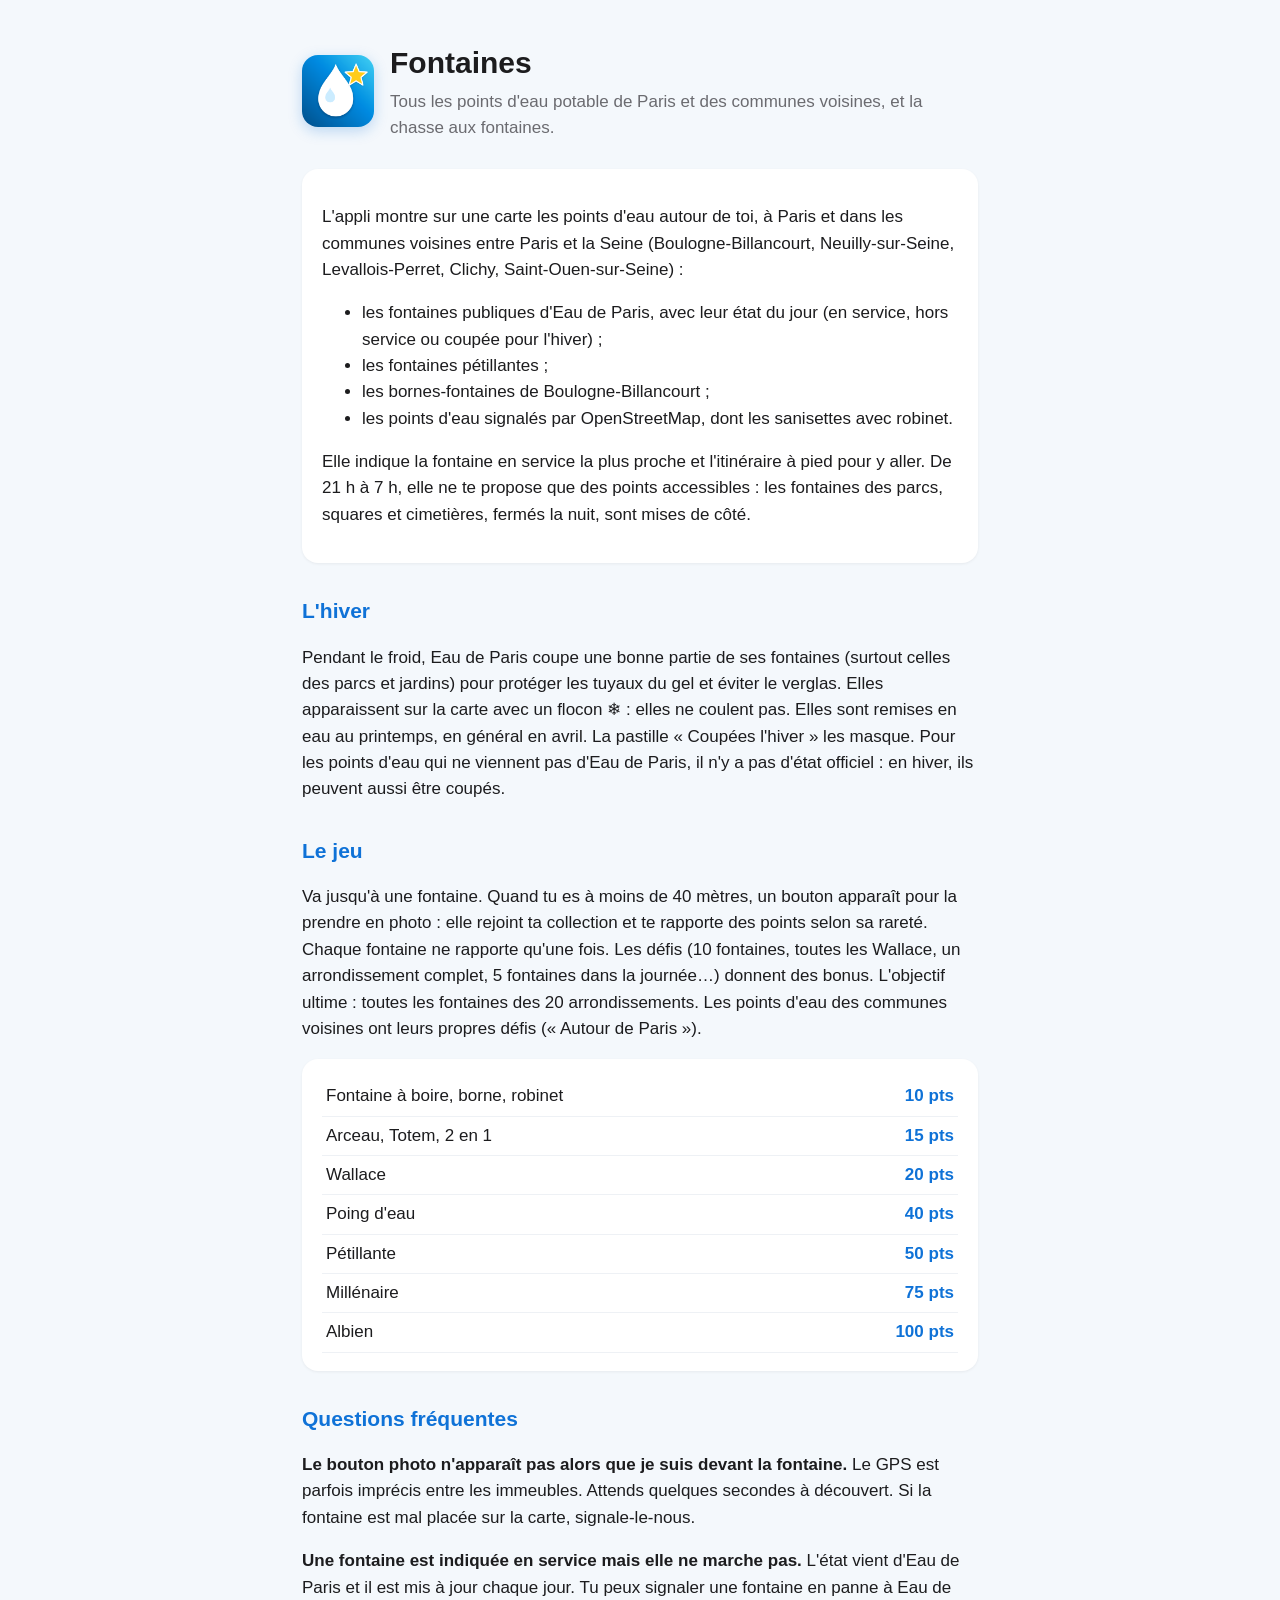
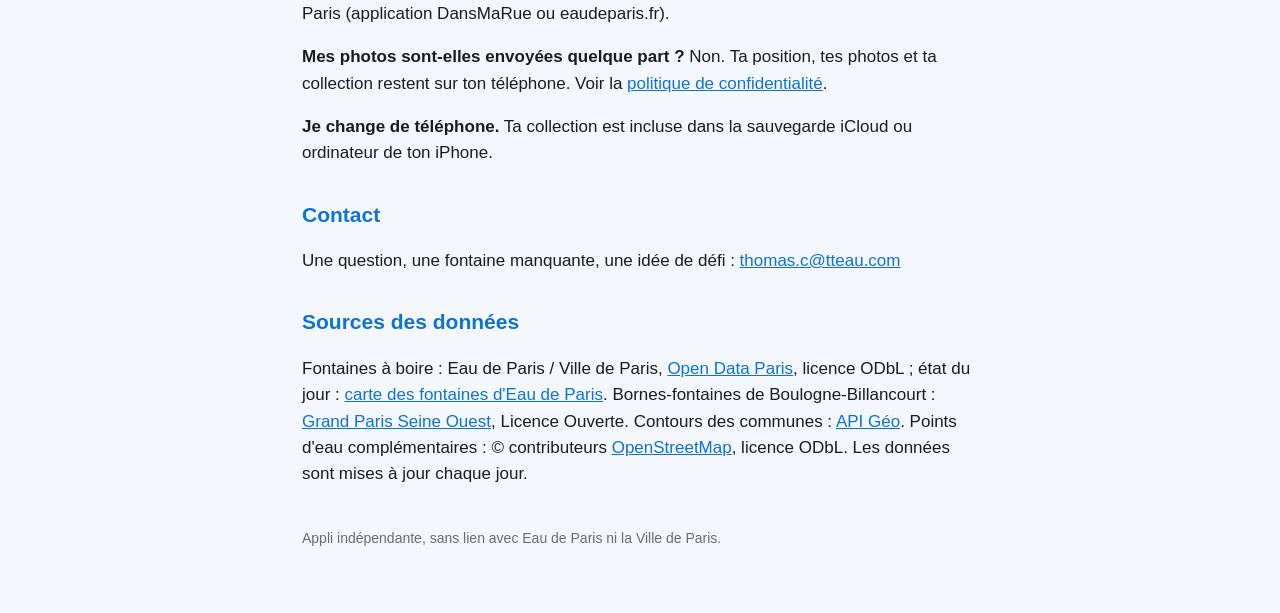
<file: docs/index.html>
<!DOCTYPE html>
<html lang="fr">
<head>
<meta charset="utf-8">
<meta name="viewport" content="width=device-width, initial-scale=1">
<title>Fontaines : aide</title>
<link rel="stylesheet" href="style.css">
</head>
<body>
<main>
  <header>
    <img src="icone.png" alt="">
    <div>
      <h1>Fontaines</h1>
      <p class="sous">Tous les points d'eau potable de Paris et des communes voisines, et la chasse aux fontaines.</p>
    </div>
  </header>

  <div class="carte">
    <p>L'appli montre sur une carte les points d'eau autour de toi, à Paris et dans les communes voisines entre Paris et la Seine (Boulogne-Billancourt, Neuilly-sur-Seine, Levallois-Perret, Clichy, Saint-Ouen-sur-Seine) :</p>
    <ul>
      <li>les fontaines publiques d'Eau de Paris, avec leur état du jour (en service, hors service ou coupée pour l'hiver) ;</li>
      <li>les fontaines pétillantes ;</li>
      <li>les bornes-fontaines de Boulogne-Billancourt ;</li>
      <li>les points d'eau signalés par OpenStreetMap, dont les sanisettes avec robinet.</li>
    </ul>
    <p>Elle indique la fontaine en service la plus proche et l'itinéraire à pied pour y aller. De 21 h à 7 h, elle ne te propose que des points accessibles : les fontaines des parcs, squares et cimetières, fermés la nuit, sont mises de côté.</p>
  </div>

  <h2>L'hiver</h2>
  <p>Pendant le froid, Eau de Paris coupe une bonne partie de ses fontaines (surtout celles des parcs et jardins) pour protéger les tuyaux du gel et éviter le verglas. Elles apparaissent sur la carte avec un flocon ❄ : elles ne coulent pas. Elles sont remises en eau au printemps, en général en avril. La pastille « Coupées l'hiver » les masque. Pour les points d'eau qui ne viennent pas d'Eau de Paris, il n'y a pas d'état officiel : en hiver, ils peuvent aussi être coupés.</p>
  <h2>Le jeu</h2>
  <p>Va jusqu'à une fontaine. Quand tu es à moins de 40 mètres, un bouton apparaît pour la prendre en photo : elle rejoint ta collection et te rapporte des points selon sa rareté. Chaque fontaine ne rapporte qu'une fois. Les défis (10 fontaines, toutes les Wallace, un arrondissement complet, 5 fontaines dans la journée…) donnent des bonus. L'objectif ultime : toutes les fontaines des 20 arrondissements. Les points d'eau des communes voisines ont leurs propres défis (« Autour de Paris »).</p>
  <div class="carte">
    <table>
      <tr><td>Fontaine à boire, borne, robinet</td><td>10 pts</td></tr>
      <tr><td>Arceau, Totem, 2 en 1</td><td>15 pts</td></tr>
      <tr><td>Wallace</td><td>20 pts</td></tr>
      <tr><td>Poing d'eau</td><td>40 pts</td></tr>
      <tr><td>Pétillante</td><td>50 pts</td></tr>
      <tr><td>Millénaire</td><td>75 pts</td></tr>
      <tr><td>Albien</td><td>100 pts</td></tr>
    </table>
  </div>

  <h2>Questions fréquentes</h2>
  <p><strong>Le bouton photo n'apparaît pas alors que je suis devant la fontaine.</strong> Le GPS est parfois imprécis entre les immeubles. Attends quelques secondes à découvert. Si la fontaine est mal placée sur la carte, signale-le-nous.</p>
  <p><strong>Une fontaine est indiquée en service mais elle ne marche pas.</strong> L'état vient d'Eau de Paris et il est mis à jour chaque jour. Tu peux signaler une fontaine en panne à Eau de Paris (application DansMaRue ou eaudeparis.fr).</p>
  <p><strong>Mes photos sont-elles envoyées quelque part ?</strong> Non. Ta position, tes photos et ta collection restent sur ton téléphone. Voir la <a href="confidentialite.html">politique de confidentialité</a>.</p>
  <p><strong>Je change de téléphone.</strong> Ta collection est incluse dans la sauvegarde iCloud ou ordinateur de ton iPhone.</p>

  <h2>Contact</h2>
  <p>Une question, une fontaine manquante, une idée de défi : <a href="mailto:thomas.c@tteau.com">thomas.c@tteau.com</a></p>

  <h2>Sources des données</h2>
  <p>Fontaines à boire : Eau de Paris / Ville de Paris, <a href="https://opendata.paris.fr/explore/dataset/fontaines-a-boire/">Open Data Paris</a>, licence ODbL ; état du jour : <a href="https://fontaine.eaudeparis.fr/">carte des fontaines d'Eau de Paris</a>. Bornes-fontaines de Boulogne-Billancourt : <a href="https://data.seineouest.fr/explore/dataset/bornes-fontaines/">Grand Paris Seine Ouest</a>, Licence Ouverte. Contours des communes : <a href="https://geo.api.gouv.fr/">API Géo</a>. Points d'eau complémentaires : © contributeurs <a href="https://www.openstreetmap.org/copyright">OpenStreetMap</a>, licence ODbL. Les données sont mises à jour chaque jour.</p>

  <footer>Appli indépendante, sans lien avec Eau de Paris ni la Ville de Paris.</footer>
</main>
</body>
</html>
</file>
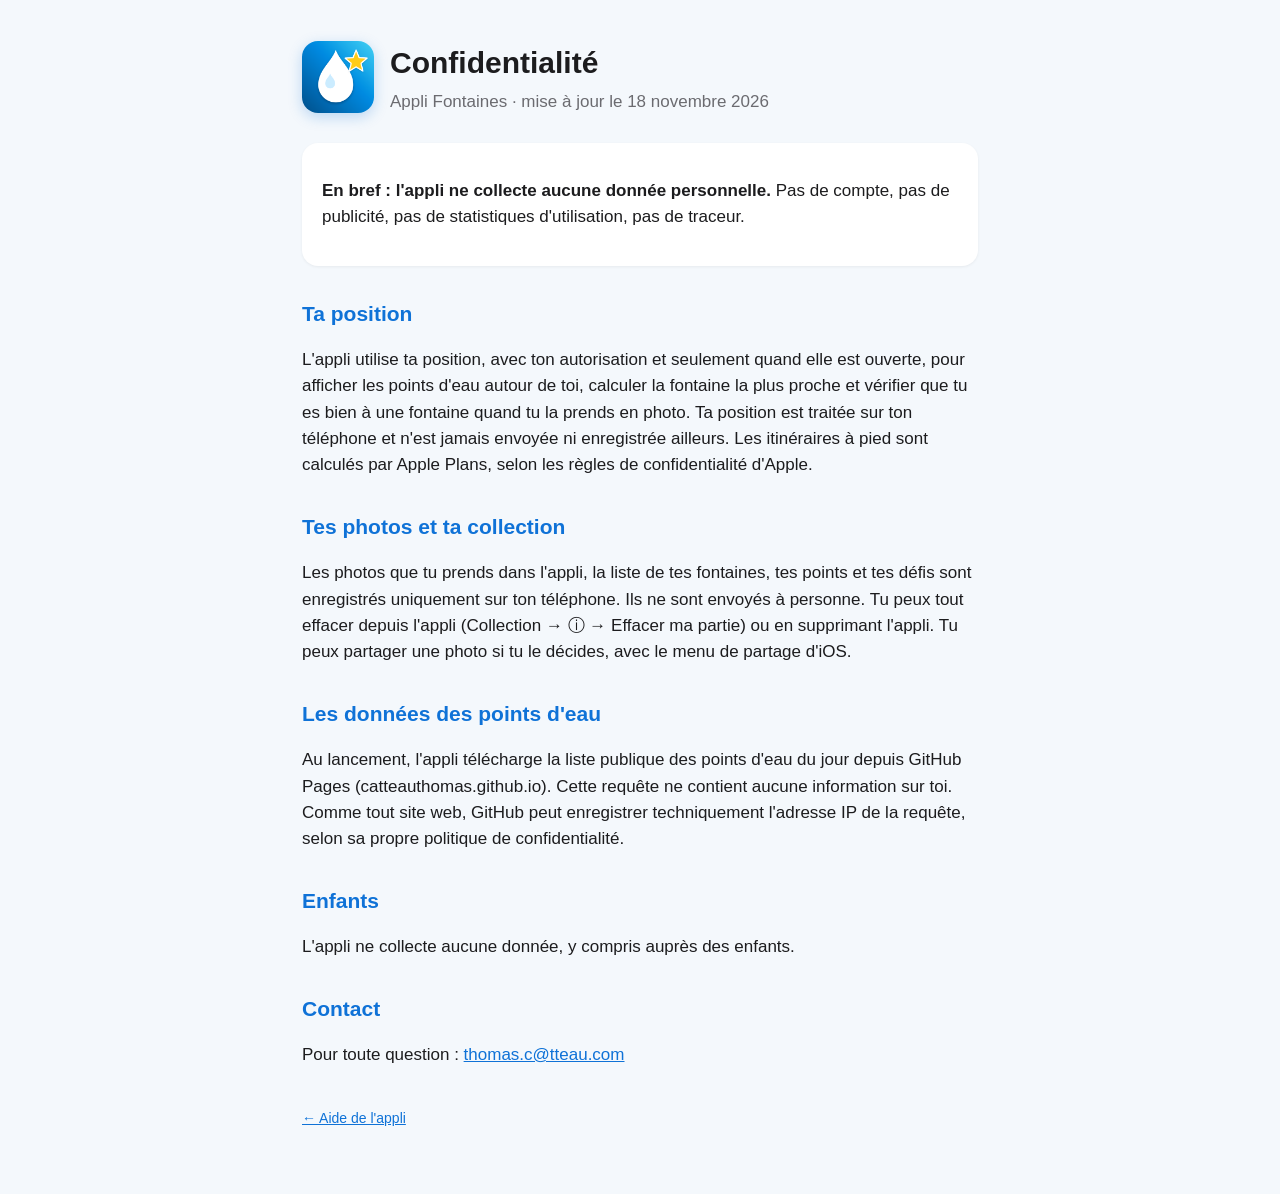
<file: docs/confidentialite.html>
<!DOCTYPE html>
<html lang="fr">
<head>
<meta charset="utf-8">
<meta name="viewport" content="width=device-width, initial-scale=1">
<title>Fontaines : confidentialité</title>
<link rel="stylesheet" href="style.css">
</head>
<body>
<main>
  <header>
    <img src="icone.png" alt="">
    <div>
      <h1>Confidentialité</h1>
      <p class="sous">Appli Fontaines · mise à jour le 18 novembre 2026</p>
    </div>
  </header>

  <div class="carte">
    <p><strong>En bref : l'appli ne collecte aucune donnée personnelle.</strong> Pas de compte, pas de publicité, pas de statistiques d'utilisation, pas de traceur.</p>
  </div>

  <h2>Ta position</h2>
  <p>L'appli utilise ta position, avec ton autorisation et seulement quand elle est ouverte, pour afficher les points d'eau autour de toi, calculer la fontaine la plus proche et vérifier que tu es bien à une fontaine quand tu la prends en photo. Ta position est traitée sur ton téléphone et n'est jamais envoyée ni enregistrée ailleurs. Les itinéraires à pied sont calculés par Apple Plans, selon les règles de confidentialité d'Apple.</p>

  <h2>Tes photos et ta collection</h2>
  <p>Les photos que tu prends dans l'appli, la liste de tes fontaines, tes points et tes défis sont enregistrés uniquement sur ton téléphone. Ils ne sont envoyés à personne. Tu peux tout effacer depuis l'appli (Collection → ⓘ → Effacer ma partie) ou en supprimant l'appli. Tu peux partager une photo si tu le décides, avec le menu de partage d'iOS.</p>

  <h2>Les données des points d'eau</h2>
  <p>Au lancement, l'appli télécharge la liste publique des points d'eau du jour depuis GitHub Pages (catteauthomas.github.io). Cette requête ne contient aucune information sur toi. Comme tout site web, GitHub peut enregistrer techniquement l'adresse IP de la requête, selon sa propre politique de confidentialité.</p>

  <h2>Enfants</h2>
  <p>L'appli ne collecte aucune donnée, y compris auprès des enfants.</p>

  <h2>Contact</h2>
  <p>Pour toute question : <a href="mailto:thomas.c@tteau.com">thomas.c@tteau.com</a></p>

  <footer><a href="index.html">← Aide de l'appli</a></footer>
</main>
</body>
</html>
</file>
<file: docs/style.css>
:root { --bleu: #0F72D7; --texte: #1c1c1e; --doux: #6b6b70; --fond: #f4f8fc; }
* { box-sizing: border-box; }
body { margin: 0; font: 17px/1.55 -apple-system, BlinkMacSystemFont, "Segoe UI", Roboto, sans-serif; color: var(--texte); background: var(--fond); }
main { max-width: 720px; margin: 0 auto; padding: 40px 22px 64px; }
header { display: flex; align-items: center; gap: 16px; margin-bottom: 28px; }
header img { width: 72px; height: 72px; border-radius: 16px; box-shadow: 0 4px 14px rgba(15,114,215,.25); }
h1 { font-size: 30px; margin: 0; }
h2 { font-size: 21px; margin: 32px 0 8px; color: var(--bleu); }
p, li { color: var(--texte); }
.sous { color: var(--doux); margin: 2px 0 0; }
.carte { background: #fff; border-radius: 16px; padding: 18px 20px; box-shadow: 0 1px 3px rgba(0,0,0,.06); margin: 14px 0; }
table { border-collapse: collapse; width: 100%; }
td { padding: 6px 4px; border-bottom: 1px solid #eef1f5; }
td:last-child { text-align: right; font-weight: 700; color: var(--bleu); }
a { color: var(--bleu); }
footer { margin-top: 40px; color: var(--doux); font-size: 14px; }
</file>
